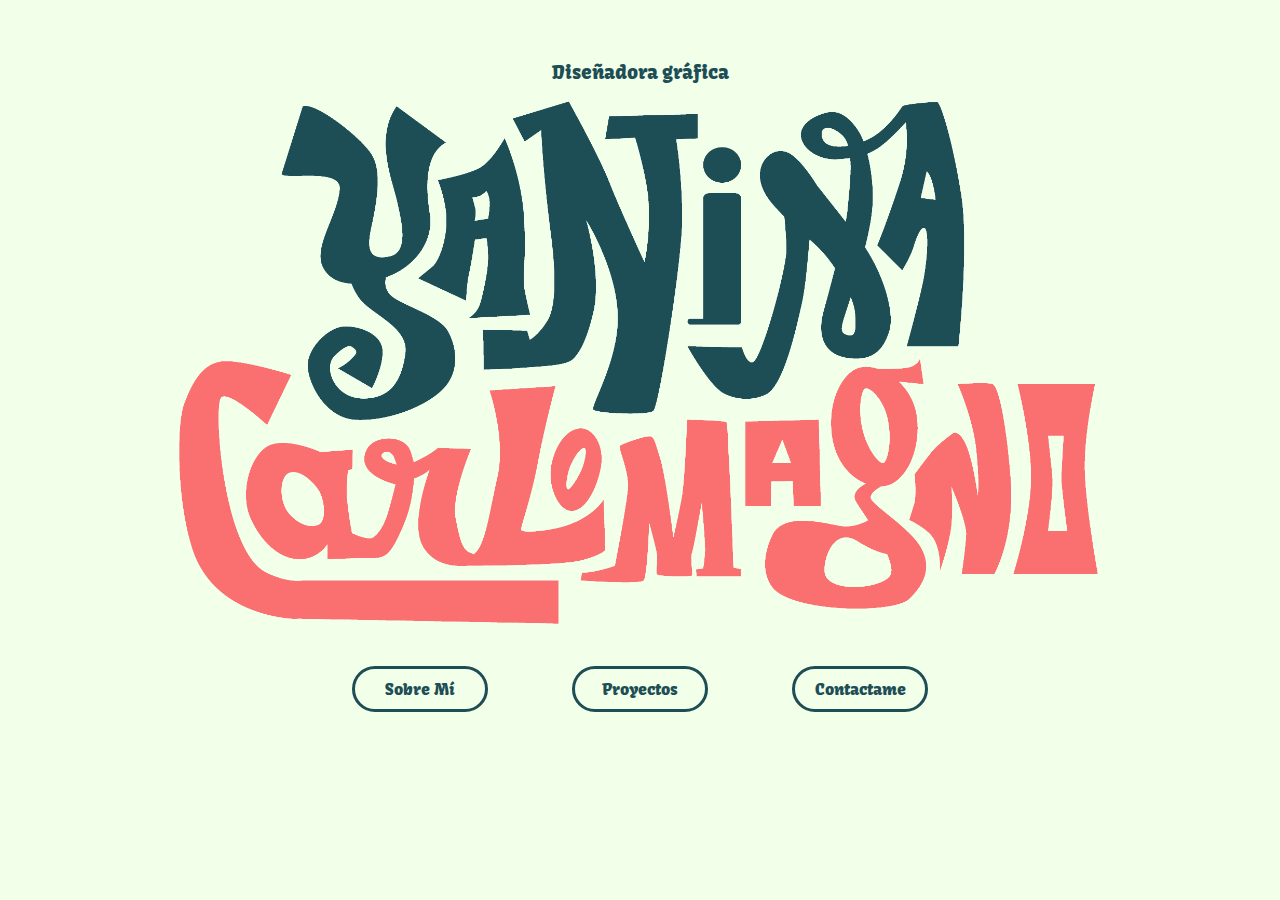
<file: index.html>
<!DOCTYPE html>
<html lang="en">
<head>
    <meta charset="UTF-8">
    <meta name="viewport" content="width=device-width, initial-scale=1.0">
    <title>Yanina Carlomagno</title>
    <link rel="stylesheet" type="text/css" href="estilos.css">
    <meta name="viewport" content="width=device-width, initial-scale=1.0">
    <link rel="preconnect" href="https://fonts.googleapis.com">
    <link rel="preconnect" href="https://fonts.gstatic.com" crossorigin>
    <link rel="preconnect" href="https://fonts.googleapis.com">
    <link rel="preconnect" href="https://fonts.gstatic.com" crossorigin>
    <link href="https://fonts.googleapis.com/css2?family=Indie+Flower&family=Kavoon&family=Piazzolla:ital,opsz,wght@0,8..30,100..900;1,8..30,100..900&family=Shantell+Sans:ital,wght@0,300..800;1,300..800&display=swap" rel="stylesheet">
<body class="index">
    <main class="main-index">
        <section class="nombre">
            <div class="diseñadora-grafica">
                <h2>Diseñadora gráfica</h2>
            </div>
            <div class="img-nombre"></div>
        </section>
        <section class="section-nav">
            <nav class="nav-botones">
                <ul class="botones-inicio">
                    <li><a href="sobremi.html">Sobre Mí</a> </li>
                    <li> <a href="proyectos.html">Proyectos</a> </li>
                    <li> <a href="contactame.html">Contactame</a> </li>
                </ul>
            </nav>

        </section>
    </main>
</body>
</html>
</file>
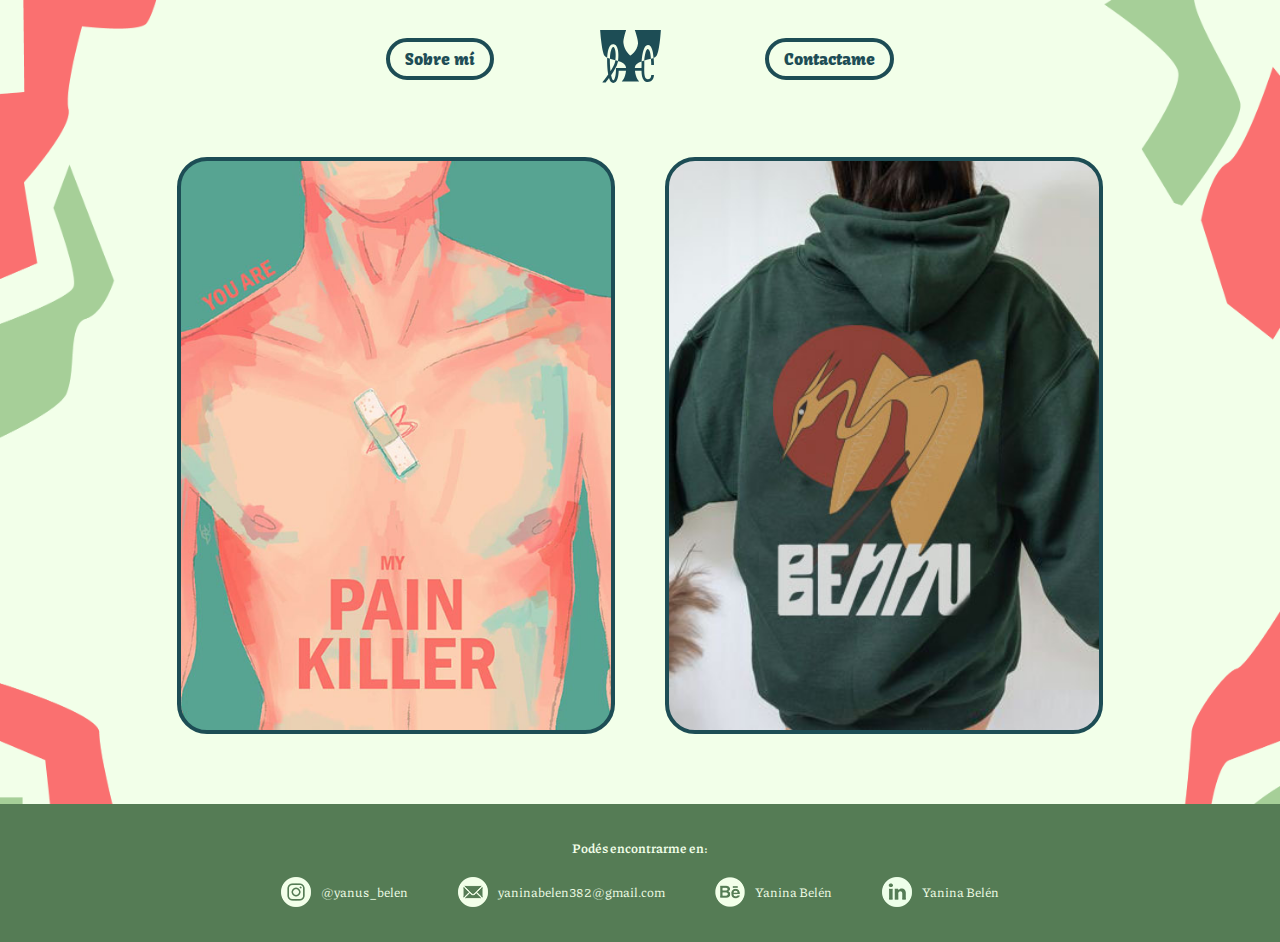
<file: proyectos.html>
<!DOCTYPE html>
<html lang="en">
<head>
    <meta charset="UTF-8">
    <meta name="viewport" content="width=device-width, initial-scale=1.0">
    <title>Proyectos</title>
    <link rel="stylesheet" type="text/css" href="estilos.css">
    <meta name="viewport" content="width=device-width, initial-scale=1.0">
    <link rel="preconnect" href="https://fonts.googleapis.com">
    <link rel="preconnect" href="https://fonts.gstatic.com" crossorigin>
    <link rel="preconnect" href="https://fonts.googleapis.com">
    <link rel="preconnect" href="https://fonts.gstatic.com" crossorigin>
    <link href="https://fonts.googleapis.com/css2?family=Indie+Flower&family=Kavoon&family=Piazzolla:ital,opsz,wght@0,8..30,100..900;1,8..30,100..900&family=Shantell+Sans:ital,wght@0,300..800;1,300..800&display=swap" rel="stylesheet">
</head>
<body class="main-fondos">
    <header>
        <nav class="curriculum-nav">
            <ul class="curriculum-nav-ul">
                <li class="texto-nav"><a href="sobremi.html">Sobre mí</a></li>
                <li class="ir-index"><a href="index.html"><img src="img/logos/logo verde-02.svg" alt="monograma marca" height="53px" width="61px"></a></li>
                <li class="texto-nav"><a href="contactame.html">Contactame</a></li>
            </ul>
        </nav>
    </header>
    <main>
        <section class="proyectos">
            <a href="ilustraciones.html">
                <div class="ilustraciones">
                    <div class="ilustraciones-overlay">
                     <h2>Galería de afiches/ ilustraciones</h2>
                    </div>
                </div>
            </a>
            <a href="identidades.html">
                <div class="identidades">
                    <div class="identidades-overlay">
                    <h2>Identidades visuales/ proyectos editoriales</h2>
                    </div>
                </div>
            </a>
        </section>
    </main>
    <footer>
        <h5>Podés encontrarme en:</h5>
                <ul>
                    <li>
                        <img src="img/logos/instagram.svg" alt="instagram" height="30px" width="30px">
                        <a href="https://www.instagram.com/yanus_belen/" target="_blank">@yanus_belen</a>
                    </li>
                    <li>
                        <img src="img/logos/mail.svg" alt="mail" height="30px" width="30px">
                        <a href="mailto:yaninabelen382@gmail.com" target="_blank">yaninabelen382@gmail.com</a>
                    </li>
                    <li>
                        <img src="img/logos/behance.svg" alt="behacne" height="30px" width="30px">
                        <a href="https://www.behance.net/yaninabeln" target="_blank">Yanina Belén</a>
                    </li>
                    <li>
                        <img src="img/logos/linkedin.png" alt="mail" height="30px" width="30px">
                        <a href="https://www.linkedin.com/in/yanina-bel%C3%A9n-carlomagno-717bb4212/" target="_blank">Yanina Belén</a>
                    </li>
                </ul>
    </footer>
</body>
</html>
</file>
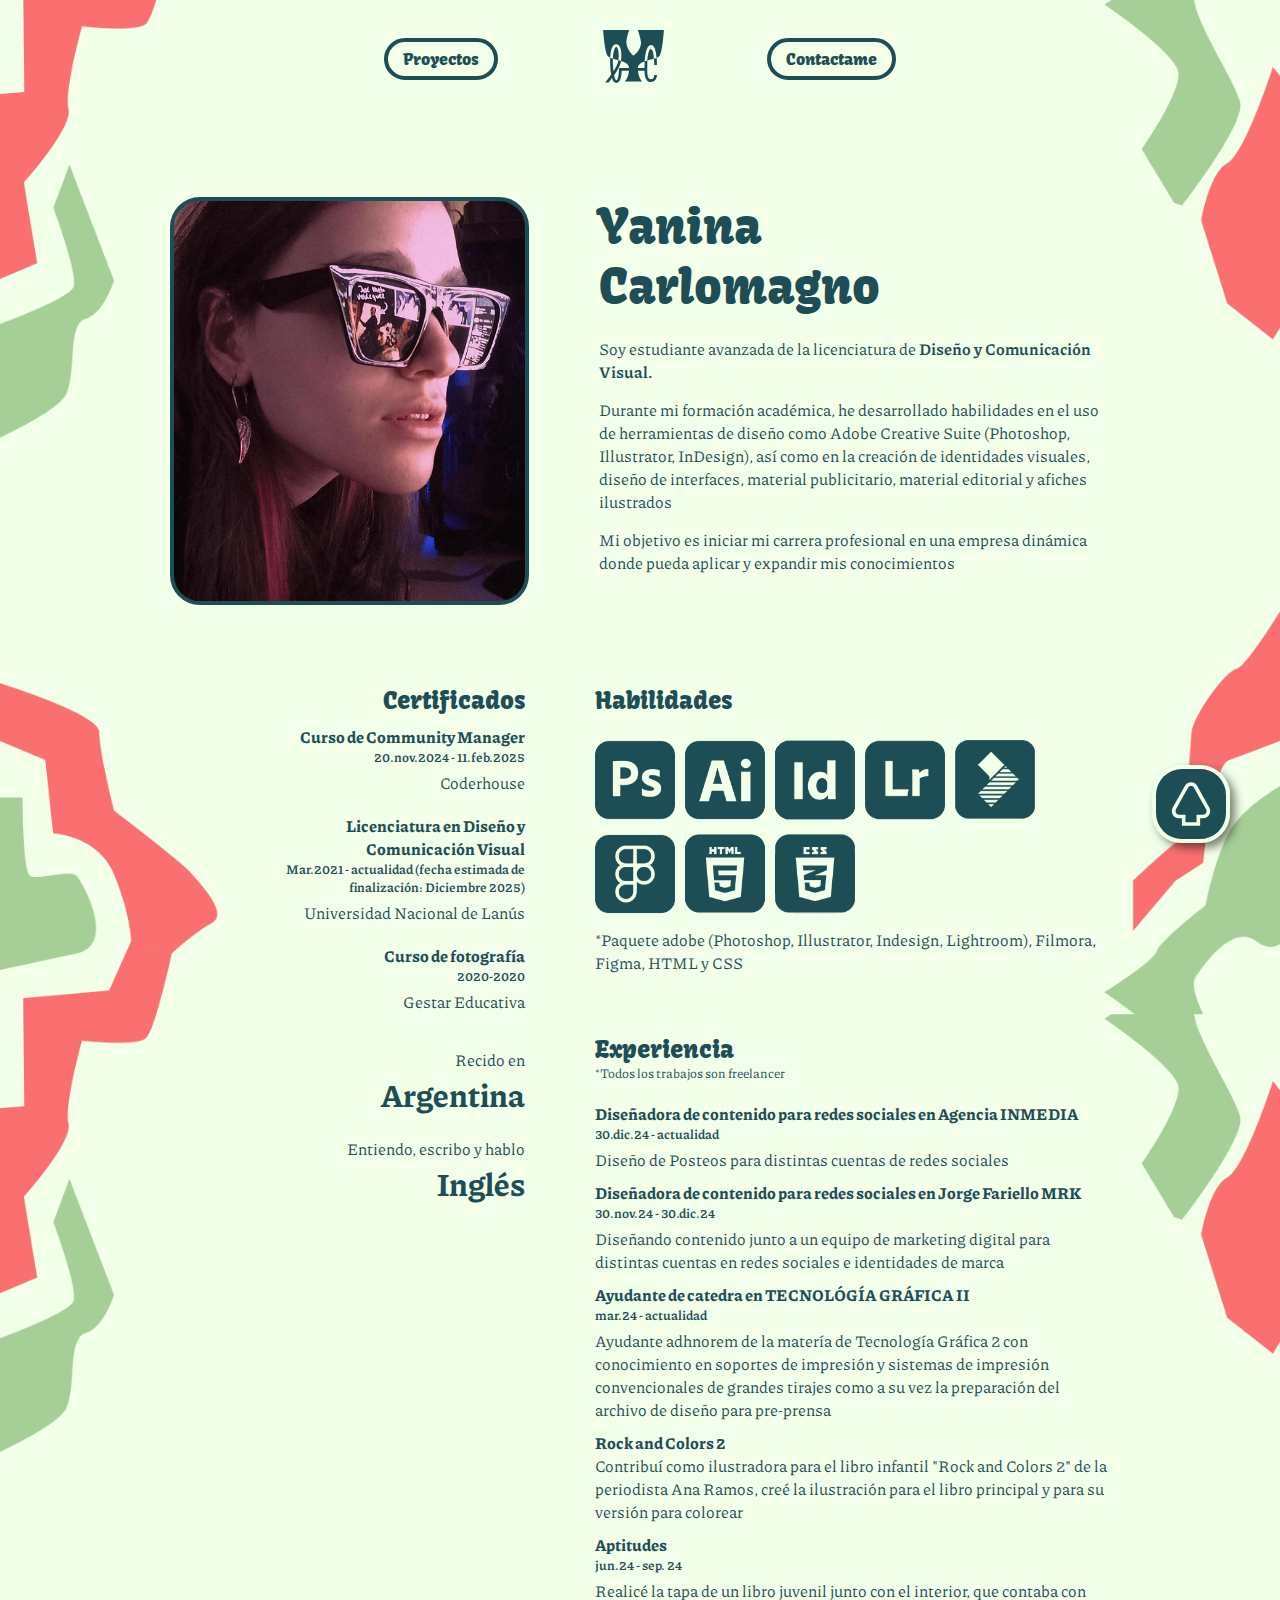
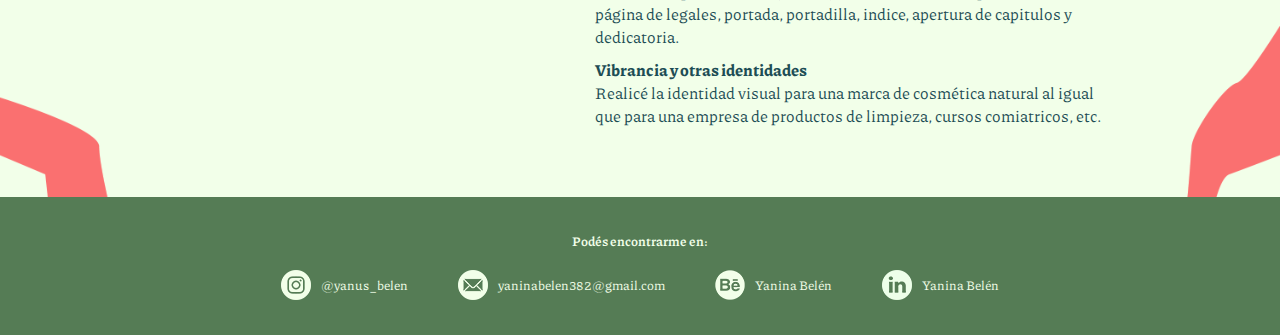
<file: sobremi.html>
<!DOCTYPE html>
<html lang="en">
<head>
    <meta charset="UTF-8">
    <meta name="viewport" content="width=device-width, initial-scale=1.0">
    <title>Curriculum</title>
    <link rel="stylesheet" type="text/css" href="estilos.css">
    <link rel="icon" type="image/png" href="img/favicon.png">
    <meta name="viewport" content="width=device-width, initial-scale=1.0">
    <link rel="preconnect" href="https://fonts.googleapis.com">
    <link rel="preconnect" href="https://fonts.gstatic.com" crossorigin>
    <link rel="preconnect" href="https://fonts.googleapis.com">
    <link rel="preconnect" href="https://fonts.gstatic.com" crossorigin>
    <link href="https://fonts.googleapis.com/css2?family=Indie+Flower&family=Kavoon&family=Piazzolla:ital,opsz,wght@0,8..30,100..900;1,8..30,100..900&family=Shantell+Sans:ital,wght@0,300..800;1,300..800&display=swap" rel="stylesheet">
</head>
<body class="main-fondos" id="arriba-sobremi">
    <header>
        <nav class="curriculum-nav">
            <ul class="curriculum-nav-ul">
                <li class="texto-nav"><a href="proyectos.html">Proyectos</a></li>
                <li class="ir-index"><a href="index.html"><img src="img/logos/logo verde-02.svg" alt="monograma marca" height="53px" width="61px"></a></li>
                <li class="texto-nav"><a href="contactame.html">Contactame</a></li>
            </ul>
        </nav>
    </header>
    <main>
        <section class="arriba">
            <a href="#arriba-sobremi"><img src="img/logos/arriba-03.svg" alt="ir arriba" height="70px" width="70px"></a>
        </section>
        <section class="foto-nombre">
            <div class="foto"></div>
            <article class="Nombre-info">
                <div class="yanina-carlomagno">
                    <h2>Yanina</h2>
                    <h1>Carlomagno</h1>
                </div>
                <div class="info-curriculum">
                    <p>Soy estudiante avanzada de la licenciatura de <span class="negrita"> Diseño y Comunicación Visual.</span></p>
                    <p>Durante mi formación académica, he desarrollado habilidades en el uso de herramientas de diseño como Adobe Creative Suite (Photoshop, Illustrator, InDesign), así como en la creación de identidades visuales, diseño de interfaces, material publicitario, material editorial y afiches ilustrados</p>
                    <p>Mi objetivo es iniciar mi carrera profesional en una empresa dinámica donde pueda aplicar y expandir mis conocimientos</p>
                </div>
            </article>
        </section>
        <section class="cuerpo_sobremi">
            <article class="cuerpo_izquierdo">
                <div class="certificados"> 
                    <h3>Certificados</h3>
                        <ul>
                            <li>
                                <h4>Curso de Community Manager</h4>
                                <h5>20.nov.2024 - 11.feb.2025</h5>
                                <p>Coderhouse</p>
                            </li>
                            <li>
                                <h4>Licenciatura en Diseño y Comunicación Visual</h4>
                                <h5>Mar.2021 - actualidad (fecha estimada de finalización: Diciembre 2025)</h5>
                                <p>Universidad Nacional de Lanús</p>
                            </li>
                            <li>
                                <h4>Curso de fotografía</h4>
                                <h5>2020-2020</h5>
                                <p>Gestar Educativa</p>
                            </li>
                        </ul>
                </div>
                <div class="argentina">
                    <p>Recido en</p>
                    <p class="ingles">Argentina</p>
                    </div>
                    <div class="ingles-entiendo">
                    <p>Entiendo, escribo y hablo</p>
                    <p class="ingles">Inglés</p>
                    </div>
            </article>
            <article class="habilidades-apps">
                <h3>Habilidades</h3>
                <div class="iconos-apps">
                    <ul>
                        <li><img src="img/logos/photoshop.svg" alt="logo photoshop" height="80px" width="80px"></li>
                        <li><img src="img/logos/illustrator.svg" alt="logo illustraror" height="80px" width="80px"></li>
                        <li><img src="img/logos/indesign.svg" alt="logo indesign" height="80px" width="80px"></li>
                        <li><img src="img/logos/lightroom grande.png.svg" alt="logo lightroom" height="80px" width="80px"></li>
                        <li><img src="img/logos/filmora-grande.svg" alt="Logo filmora" height="80px" width="80px"></li>
                        <li><img src="img/logos/figma.svg" alt="logo figma"height="80px" width="80px"></li>
                        <li><img src="img/logos/html.svg" alt="logo html"height="80px" width="80px"></li>
                        <li><img src="img/logos/css.svg" alt="logo css" height="80px" width="80px"></li>
                    </ul>
                    <p>*Paquete adobe (Photoshop, Illustrator, Indesign, Lightroom), Filmora, Figma, HTML y CSS</p>
                </div>
                
                <div class="experiencia">
                    <div class="experiencia-titulo">
                        <h3>Experiencia</h3>
                        <p>*Todos los trabajos son freelancer</p>
                    </div>
                    <ul>
                        <li>
                            <h4>Diseñadora de contenido para redes sociales en Agencia INMEDIA</h4>
                            <h5>30.dic.24 - actualidad</h5>
                            <p>Diseño de Posteos para distintas cuentas de redes sociales</p>
                    
                        </li>
                        <li>
                            <h4>Diseñadora de contenido para redes sociales en Jorge Fariello MRK</h4>
                            <h5>30.nov.24 - 30.dic.24</h5>
                            <p>Diseñando contenido junto a un equipo de marketing digital para distintas cuentas en redes sociales e identidades de marca</p>
                    
                        </li>
                        <li>
                            <h4>Ayudante de catedra en TECNOLÓGÍA GRÁFICA II</h4>
                            <h5>mar.24 - actualidad</h5>
                            <p>Ayudante adhnorem de la matería de Tecnología Gráfica 2 con conocimiento en soportes de impresión y sistemas de impresión convencionales de grandes tirajes como a su vez la preparación del archivo de diseño para pre-prensa </p>
                        </li>
                        <li> 
                            <h4>Rock and Colors 2 </h4>
                            <p>Contribuí como ilustradora para el libro infantil "Rock and Colors 2" de la periodista Ana Ramos, creé la ilustración para el libro principal y para su versión para colorear</p>
                        </li>
                        <li>
                            <h4>Aptitudes</h4>
                            <h5>jun.24 - sep. 24</h5>
                            <p>Realicé la tapa de un libro juvenil junto con el interior, que contaba con página de legales, portada, portadilla, indice, apertura de capitulos y dedicatoria.</p>
                        </li>
                        <li>
                            <h4>Vibrancia y otras identidades</h4>
                            <p>Realicé la identidad visual para una marca de cosmética natural al igual que para una empresa de productos de limpieza, cursos comiatricos, etc.</p>
                        </li>
                     </ul>
                </div>
                
            </article>
         </section>
    </main>
    <footer>
                <h5>Podés encontrarme en:</h5>
                <ul>
                    <li>
                        <img src="img/logos/instagram.svg" alt="instagram" height="30px" width="30px">
                        <a href="https://www.instagram.com/yanus_belen/" target="_blank">@yanus_belen</a>
                    </li>
                    <li>
                        <img src="img/logos/mail.svg" alt="mail" height="30px" width="30px">
                        <a href="mailto:yaninabelen382@gmail.com" target="_blank">yaninabelen382@gmail.com</a>
                    </li>
                    <li>
                        <img src="img/logos/behance.svg" alt="behacne" height="30px" width="30px">
                        <a href="https://www.behance.net/yaninabeln" target="_blank">Yanina Belén</a>
                    </li>
                    <li>
                        <img src="img/logos/linkedin.png" alt="mail" height="30px" width="30px">
                        <a href="https://www.linkedin.com/in/yanina-bel%C3%A9n-carlomagno-717bb4212/" target="_blank">Yanina Belén</a>
                    </li>
                </ul>
    </footer>
</body>
</html>
</file>
<file: estilos.css>
*{
    margin: 0;
    padding: 0;
}

html {
    scroll-behavior: smooth;
  }
  

a {
    text-decoration: none;
}

.arriba {
    position: fixed;
    top: 85vh;
    left: 90%;
}

.arriba img {
    border-radius: 30px;
    border: solid 4px #F2FFE9;
    box-shadow: 5px 5px 10px rgba(0, 0, 0, 0.5);

}

.index {
    background-color: #F2FFE9;
}

.img-nombre {
    background-image: url(img/nombre_inicio.png);
    width: 100%;
    height: 60vh;
    background-size: contain;
    background-position: center;
    background-repeat: no-repeat;
    margin: 11px 0px;
}

.nombre {
    display: flex;
    flex-direction: column;
    align-items: center;
    margin-top: 60px;
    
}

.nombre h2 {
    font-family: Kavoon;
    font-size: 1.2em;
    color: #1D4D55;
    font-weight: 300;
}

.section-nav {
    display: flex;
    justify-content: center;
    margin-top: 20px;
}

.nav-botones{
    width: 45%;
}
.botones-inicio {
    display: flex;
    width: 100%;
    justify-content: space-between
}

.botones-inicio li {
    display: flex;
    justify-content: center;
    margin-bottom: 15px;
    
}

.botones-inicio a {
    text-decoration: none;
    border: solid 3.5px #1D4D55;
    border-radius: 29px;
    padding: 10px 15px;
    font-family: Kavoon;
    font-size: 1em;
    color: #1D4D55;
    font-weight: 300;
    width: 100px;
    text-align: center;
}

.botones-inicio a:hover {
    background-color: #FA7070;
    color: #F2FFE9;
}

header {
    display: flex;
    justify-content: center; 
    padding: 30px 0px 40px 0px; 
}

.curriculum-nav {
    max-width: 700px;
    width: 50%;
}

.curriculum-nav-ul {
    display: flex;
    justify-content: space-evenly;
    align-items: center;
    gap: 40px;
}

.curriculum-nav-ul li{
    list-style-type: none;
}

.texto-nav a {
    padding: 7px 15px;
    border: solid 4px #1D4D55;
    border-radius: 30px;
}

.curriculum-nav-ul a {
    text-decoration: none;
    color: #1D4D55;
    font-family: Kavoon;
}

.texto-nav a:hover {
    background-color: #FA7070;
    color: #F2FFE9;
}

footer {
    background-color: #557C55;
    display: flex;
    flex-direction: column;
    align-items: center;
    justify-content: center;
    padding: 35px 0px;
    gap: 15px;
}

footer ul {
    display: flex;
    gap: 50px;
}

footer ul li {
    list-style-type: none;
    display: flex;
    align-items: center;
    gap: 10px;
}

footer ul li a, footer h5{
    text-decoration: none;
    color: #F2FFE9;
    font-family: Piazzolla;
    font-size: 0.8em;
}

.main-fondos{
    background-image: url(img/fondo-02-02.png);
    background-position: center top;
    background-size: 100% auto;
}

.ir-index {
    width: 60px;
    
}

.ir-index a img {
    transition: transform 0.2s ease;
}

.ir-index a img:hover{
    transform: scale(110%);
}

.foto {
    background-image: url(img/foto_perfil2.jpg);
    background-size: cover;
    height: 400px;
    width: 351px;
    border: solid 4px #1D4D55;
    border-radius: 30px;
}

.foto-nombre {
    padding-top: 70px;
    width: 100%;
    display: flex;
    justify-content: center;
}

.yanina-carlomagno h2, .yanina-carlomagno h1{
    color: #1D4D55;
    font-family: Kavoon;
    font-size: 3em;
    font-weight: 400;
}

.info-curriculum {
    padding-top: 20px;
    display: flex;
    flex-direction: column;
    gap: 15px;
}

.info-curriculum p {
    color: #1D4D55;
    font-family: Piazzolla;
    font-size: 1em;
    font-weight: 400;
    max-width: 550px;
}

.negrita {
    font-weight: 700;
}

.Nombre-info {
    width: 40%;
    padding-left: 70px;
    max-width: 600px;
}

.cuerpo_sobremi {
    width: 100%;
    display: flex;
    justify-content: center;
    margin-top: 80px;
}

.cuerpo_izquierdo {
    width: 351px;
    display: flex;
    flex-direction: column;
    gap: 20px;
    align-items: flex-end;
}

.argentina {
    padding-top: 15px;
}

.argentina, .ingles-entiendo {
    text-align: end;
}

.habilidades-apps {
    width: 40%;
    padding-left: 70px;
    max-width: 600px;
    
}

.habilidades-apps h3{
    color: #1D4D55;
    font-family: Kavoon;
    font-size: 1.5em;
    font-weight: 400;
}

.iconos-apps ul {
    display: flex;
    gap: 10px;
    max-width: 500px;
    flex-wrap: wrap;
    padding: 25px 0px 10px;
}

.habilidades-apps p {
    color: #1D4D55;
    font-family: Piazzolla;
    font-size: 1em;
    font-weight: 400;
}

.iconos-apps ul li {
    list-style-type: none;
}

    

.cuerpo_izquierdo p {
    color: #1D4D55;
    font-family: Piazzolla;
}

.ingles {
    color: #1D4D55;
    font-family: Piazzolla;
    font-size:2em;
    font-weight: 700;

}

.certificados {
    display: flex;
    flex-direction: column;
    align-items: flex-end;
}

.certificados h3 {
    color: #1D4D55;
    font-family: Kavoon;
    font-size: 1.5em;
    font-weight: 400;
}


.certificados ul {
    display: flex;
    flex-direction: column;
    align-items: flex-end;
    text-align: right;
    gap: 10px;
    list-style-type: none;
    width: 80%;
}


.experiencia-titulo {
    padding-top: 60px;
}

.experiencia-titulo p {
    font-size: 0.8em;
    padding-bottom: 10px;
}

.experiencia ul {
    list-style-type: none;
    padding-bottom: 70px;
    max-width: 600px;
}

.experiencia ul h4, .certificados ul li h4 {
    color: #1D4D55;
    font-family: Piazzolla;
    font-size: 1em;
    font-weight: 800;
    padding-top: 10px;
}

h5 {
    color: #1D4D55;
    font-family: Piazzolla;
    font-size: 0.8em;
    font-weight: 700;
    padding-bottom: 5px;
}

.proyectos {
    padding: 30px 0px 70px;
    display: flex;
    justify-content: center;
    gap: 50px;
    width: 100%;
}

.ilustraciones {
    background-image: url(img/ilustraciones/curita-arreglado-01.jpg);
    background-size: cover;
    background-position: center;
    width: 430px;
    height: 569px;
    border-radius: 30px;
    border: 4px solid #1D4D55;
    display: flex;
    align-items: center;
    justify-content: center;

}

.identidades {
    background-image: url(img/ilustraciones/buzo-verde.jpg);
    background-size: cover;
    background-position: center;
    width: 430px;
    height: 569px;
    border-radius: 30px;
    border: 4px solid #1D4D55;
    display: flex;
    align-items: center;
    justify-content: center;
}

.identidades h2, .ilustraciones h2 {
    width: 60%;
    text-align: center;
    color: #F2FFE9;
    font-family: Kavoon;
    font-weight: 400;
}

.ilustraciones-overlay, .identidades-overlay {
    width: 430px;
    height: 569px;
    position: absolute;
    border-radius: 30px;
    border: 4px solid #1D4D55;
    background-color:rgba(0, 0, 0, 0.8);
    top: 155px;
    bottom: 0px;
    display: flex;
    justify-content: center;
    align-items: center;
    opacity: 0;
    transition: 0.3s;
}

.ilustraciones-overlay:hover, .identidades-overlay:hover {
    opacity: 1;
}


.boton-identidades a, .boton-ilustraciones a {
    width: 100%;
    display: flex;
    justify-content: center;
    transition: transform 0.3s ease;
    
}



.boton-identidades-div {
    background-image: url(img/ilustraciones/buzo-verde.jpg);
    background-size: cover;
    width: 85%;
    height: 100px;
    border-radius: 30px;
    border: solid 4px #1D4D55 ;
    display: flex;
    justify-content: center;
    align-items: center;
    
    
}

.boton-ilustraciones-div {
    background-image: url(img/ilustraciones/curita-arreglado-01.jpg);
    background-size: cover;
    width: 85%;
    height: 100px;
    border-radius: 30px;
    border: solid 4px #1D4D55 ;
    display: flex;
    justify-content: center;
    align-items: center;
}

.botton-identidades-overlay h2, .botton-ilustraciones-overlay h2 {
    color: #F2FFE9;
    text-align: center;
    font-family: Kavoon;
    font-size: 1em;
    font-weight: 400;

}

.botton-identidades-overlay h3, .botton-ilustraciones-overlay h3{
    color: #F2FFE9;
    text-align: center;
    font-family: Piazzolla;
    font-size: 0.7em;
    font-weight: 400;
}

.botton-identidades-overlay, .botton-ilustraciones-overlay {
    display: flex;
    flex-direction: column;
    justify-content: center;
    align-items: center;
    width: 85%;
    height: 100px;
    position: absolute;
    background-color:rgba(0, 0, 0, 0.6);
    border-radius: 30px;
    border: solid 4px #1D4D55 ;
}

.boton-identidades a:hover, .boton-ilustraciones a:hover {
    transform: scale(105%);
}

.ilustraciones-galeria {
    padding: 50px 0px; 
    display: flex;
    align-items: center;
    flex-direction: column;
}

.ilustraciones-galeria h2 {
    width: 85%;
    color: #1D4D55;
    font-family: Kavoon;
    font-size: 1.7em;
    font-weight: 400;
}

.ilustraciones-galeria h3 {
    width: 85%;
    color: #1D4D55;
    font-family: Piazzolla;
    font-size: 1em;
    font-weight: 400;
}

.container-galeria {
    width: 100%;
    display: flex;
    justify-content: center;
    align-content: center;
    padding: 40px 0px;
   
}

.galeria {
    width: 85%;
    display: grid;
    grid-template-columns: repeat(auto-fit, minmax(360px,360px));
    justify-content: center;
    align-content: center;
    grid-gap: 10px;

}

.galeria a {
    transition: transform 0.3s ease;
}


.galeria a:hover {
    transform: scale(103%)
}

.galeria-identidades {
    width: 85%;
    display: grid;
    grid-template-columns: repeat(auto-fit, minmax(404px,404px));
    justify-content: center;
    align-content: center;
    grid-gap: 15px;
}

.galeria-identidades iframe {
    border: solid 4px #1D4D55;
    border-radius: 30px;
}



.formulario {
    display: flex;
    justify-content: center;
    margin: 80px 0px 120px;

}

form h2 {
    color: #1D4D55;
    font-family: Kavoon;
    font-size: 2em;
    font-weight: 400;
}

.formulario form {
    width: 30%;
    display: flex;
    flex-direction: column;
    gap: 30px;
    max-width: 440px;
    flex-wrap: wrap;
}

.nombre_apellido {
    display: flex;
    gap: 20px;
    width: 100%;
    justify-content: space-between;
    max-width: 700px;
}

.label_nombre, .label_apellido, .label_mail, .label_telefono, .label_descripcion {
    display: flex;
    flex-direction: column;
    gap: 5px;
    color: #1D4D55;
    font-family: Piazzolla;
    font-size: 1em;
    font-weight: 700;

}

.labels-form {
    display: flex;
    flex-direction: column;
    gap: 10px;
}

input, textarea {
    background-color: #F2FFE9;
    border: solid 3px #557C55;
    border-radius: 10px;
    height: 25px;
    color: #1D4D55;
    font-family: Piazzolla;
    font-size: 1em;
    font-weight: 700;
    padding: 5px 10px;
}

textarea {
    height: 40px;
}


.enviar {
    margin-top: 15px;
    width: 100%;
    background-color: #A6CF98;
    display: flex;
    justify-content: center;
    align-items: center;
    border: 0px;
    height: 35px;
}

.enviar:hover {
    background-color: #FA7070;
    color: #1D4D55;
}


/* media*/

@media (max-width: 900px)

{
    .nombre {
        margin-top: 90px;
    }

    .img-nombre {
        width: 88%;
        height: 33vh;
    }

    .botones-inicio {
        flex-direction: column;
    }

    .botones-inicio li {
        margin-bottom: 15px;
        
    }

    .botones-inicio a {
        width: 200px;
    }

    .ingles-bloque{
        width: 80%;
    }
    
    .foto-nombre {
        flex-direction: column;
        align-items: center;
        padding-top: 50px;
    }

    .foto {
        height: 300px;
        width: 251px;
    }

    .Nombre-info {
        width: 80%;
        padding: 30px 0px 0px 0px;
    }

    .info-curriculum {
        padding-top: 15px;
    }

    .cuerpo_sobremi {
        flex-direction: column;
        align-items: center;
        margin-top: 42px;
    
    }

    .cuerpo_izquierdo {
        flex-direction: column;
        width: fit-content;
        padding: 0px 30px 0px 30px;
        
    }

    .certificados{
        align-items: flex-start;
        
    }


    .certificados ul li {
        align-items: flex-start;
        text-align: left;
    }
    
    .certificados ul {
        align-items: flex-start;
    }


    .habilidades-apps {
        width: 80%;
        padding: 25px 0px 0px;
    }

    footer ul {
        flex-direction: column;
        align-items: center;
        gap: 20px;
        padding-top: 20px;
    }

    header {
        padding: 0px;
    }

    .curriculum-nav-ul {
        flex-direction: column-reverse;

        gap: 30px;
        padding-top: 50px;
    }

    .proyectos {
        flex-direction: column;
        align-items: center;
        gap: 20px;
        padding: 70px 0px;
    }

    .ilustraciones, .identidades {
        width: 230px;
        height: 129px;
        border: 0px;
    }

    .ilustraciones-overlay {
        width: 230px;
        height: 129px;
        position: relative;
        border-radius: 30px;
        border: 4px solid #1D4D55;
        background-color:rgba(0, 0, 0, 0.5);
        top: 0px;
        bottom: 0px;
        display: flex;
        justify-content: center;
        align-items: center;
        opacity: 1;
    }

    .identidades-overlay {
        width: 230px;
        height: 129px;
        position: relative;
        border-radius: 30px;
        border: 4px solid #1D4D55;
        background-color:rgba(0, 0, 0, 0.5);
        top: 0px;
        bottom: 0px;
        display: flex;
        justify-content: center;
        align-items: center;
        opacity: 1;
    }

    .identidades h2, .ilustraciones h2 {
        font-size: 1em;
        width: 80%;
    }

    .galeria a img {
        width: 254px;
        height: 360px;
    }

    .galeria, .galeria-identidades {
        grid-template-columns: repeat(auto-fit, minmax(254px,254px));
        grid-gap: 10px;
    
    }

    .boton-identidades, .boton-ilustraciones {
        padding-top: 70px;
    }

    .galeria-identidades iframe {
        width: 254px;
        height: 216px;
    }

    .arriba {
        position: fixed;
        top: 85vh;
        left: 80%;
    }
    
    .arriba img {
        width: 35px;
        height: 35px;
    
    }

    .formulario {
        flex-direction: column;
        width: 100%;
        align-items: center;
    }

    .formulario form {
        width: 85%;
    }

    .nombre_apellido {
        flex-direction: column;
    }
}
</file>
